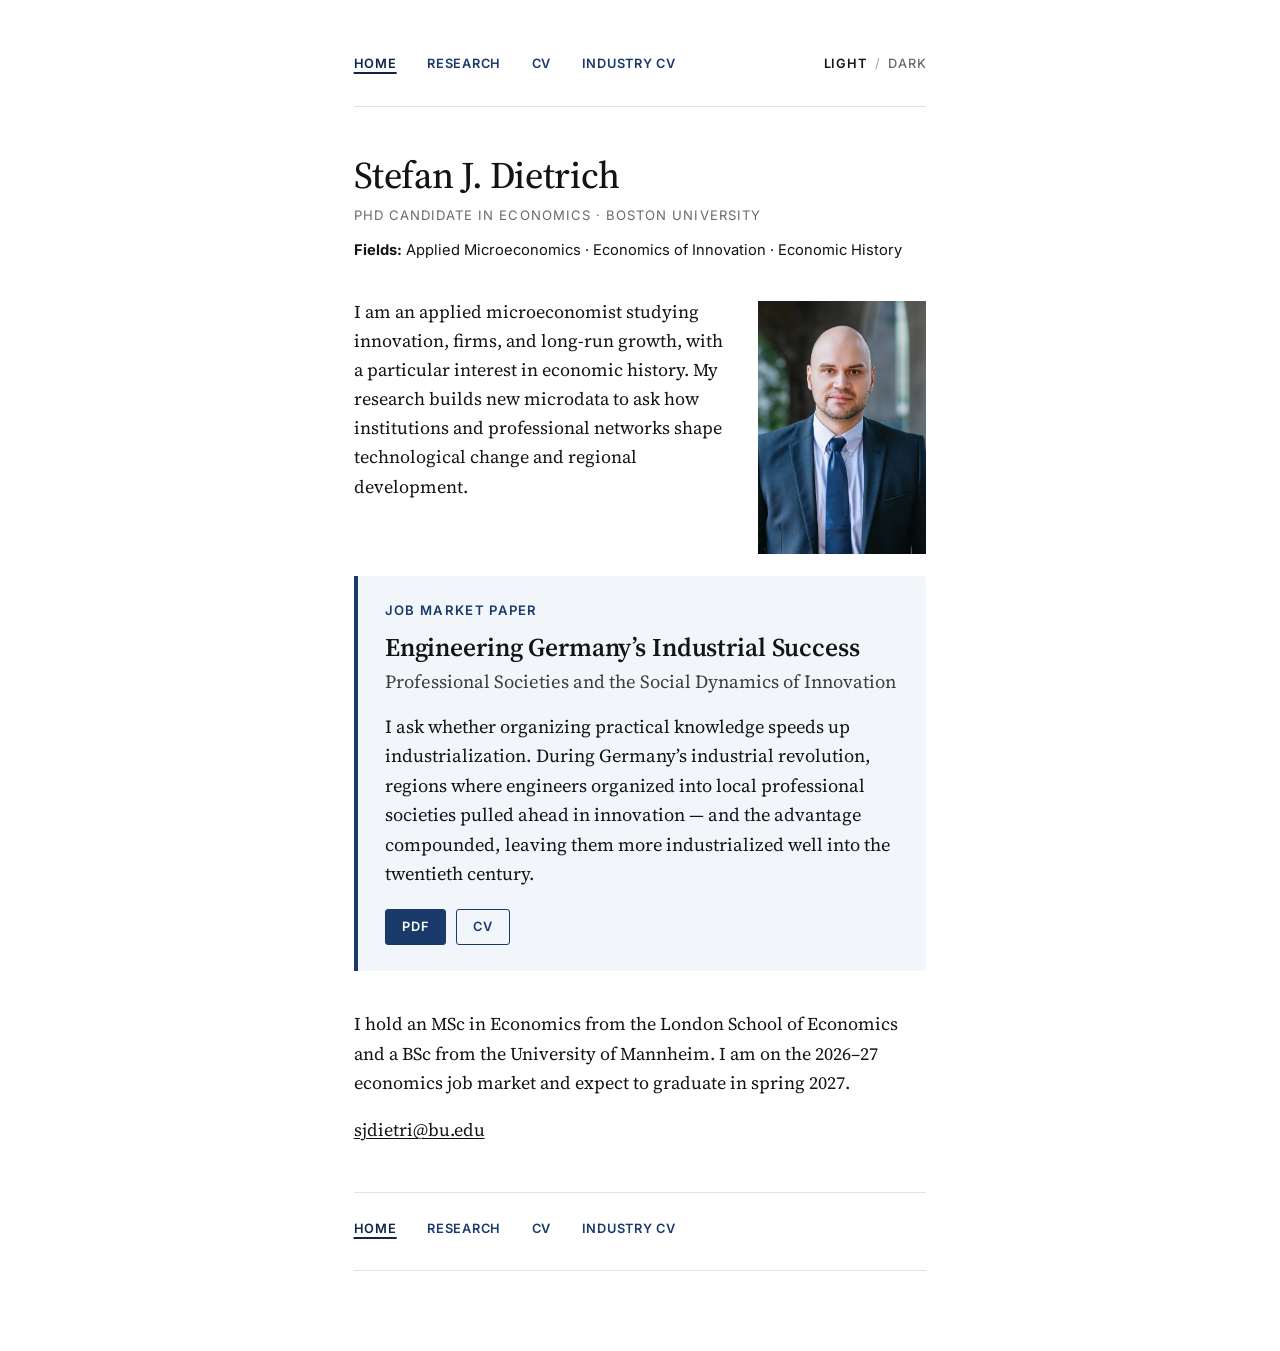
<file: index.html>
<!DOCTYPE html>
<html lang="en">
<head>
<meta charset="utf-8">
<meta name="viewport" content="width=device-width, initial-scale=1">
<meta name="darkreader-lock">
<title>Stefan J. Dietrich</title>
<meta name="description" content="Stefan J. Dietrich — PhD Candidate in Economics, Boston University. Applied microeconomics, economics of innovation, economic history.">
<script src="theme.js"></script>
<link rel="stylesheet" href="style.css">
</head>
<body>
<div class="wrap">

  <nav>
    <a href="index.html" aria-current="page">Home</a>
    <a href="research.html">Research</a>
    <a href="assets/docs/cv.pdf" target="_blank" rel="noopener">CV</a>
    <a href="assets/docs/cv_industry.pdf" target="_blank" rel="noopener">Industry CV</a>
    <div class="theme-toggle" role="group" aria-label="Color theme">
      <button type="button" data-theme-set="light" aria-pressed="true">Light</button>
      <span class="sep" aria-hidden="true">/</span>
      <button type="button" data-theme-set="dark" aria-pressed="false">Dark</button>
    </div>
  </nav>

  <h1>Stefan J. Dietrich</h1>
  <p class="subtitle"><span class="nowrap">PhD Candidate in Economics &middot;</span> <span class="nowrap">Boston University</span></p>
  <p class="fields-line"><strong>Fields:</strong> <span class="nowrap">Applied Microeconomics &middot;</span> <span class="nowrap">Economics of Innovation &middot;</span> <span class="nowrap">Economic History</span></p>

  <img class="headshot" src="assets/images/mainpic1.jpg" alt="Stefan J. Dietrich" width="800" height="1200">

  <p>I am an applied microeconomist studying innovation, firms, and long-run
  growth, with a particular interest in economic history. My research builds new
  microdata to ask how institutions and professional networks shape technological
  change and regional development.</p>

  <section class="jmp-block" aria-labelledby="jmp-title">
    <p class="jmp-label">Job Market Paper</p>
    <h2 class="jmp-title" id="jmp-title">Engineering Germany&rsquo;s Industrial Success</h2>
    <p class="jmp-sub">Professional Societies and the Social Dynamics of Innovation</p>
    <p class="jmp-summary">I ask whether organizing practical knowledge speeds up industrialization.
    During Germany&rsquo;s industrial revolution, regions where engineers
    organized into local professional societies pulled ahead in innovation
    &mdash; and the advantage compounded, leaving them more industrialized well
    into the twentieth century.</p>
    <p class="links">
      <a class="primary" href="assets/papers/Engineering_Society_jmp_StefanDietrich.pdf" target="_blank" rel="nofollow noopener">PDF</a>
      <a href="assets/docs/cv.pdf" target="_blank" rel="noopener">CV</a>
    </p>
  </section>

  <p>I hold an MSc in Economics from the London School of Economics and a BSc from
  the University of Mannheim. I am on the 2026&ndash;27 economics job market and
  expect to graduate in spring 2027.</p>

  <p class="contact-line"><a href="mailto:sjdietri@bu.edu">sjdietri@bu.edu</a></p>

  <nav class="footer-nav">
    <a href="index.html" aria-current="page">Home</a>
    <a href="research.html">Research</a>
    <a href="assets/docs/cv.pdf" target="_blank" rel="noopener">CV</a>
    <a href="assets/docs/cv_industry.pdf" target="_blank" rel="noopener">Industry CV</a>
  </nav>

</div>
</body>
</html>
</file>
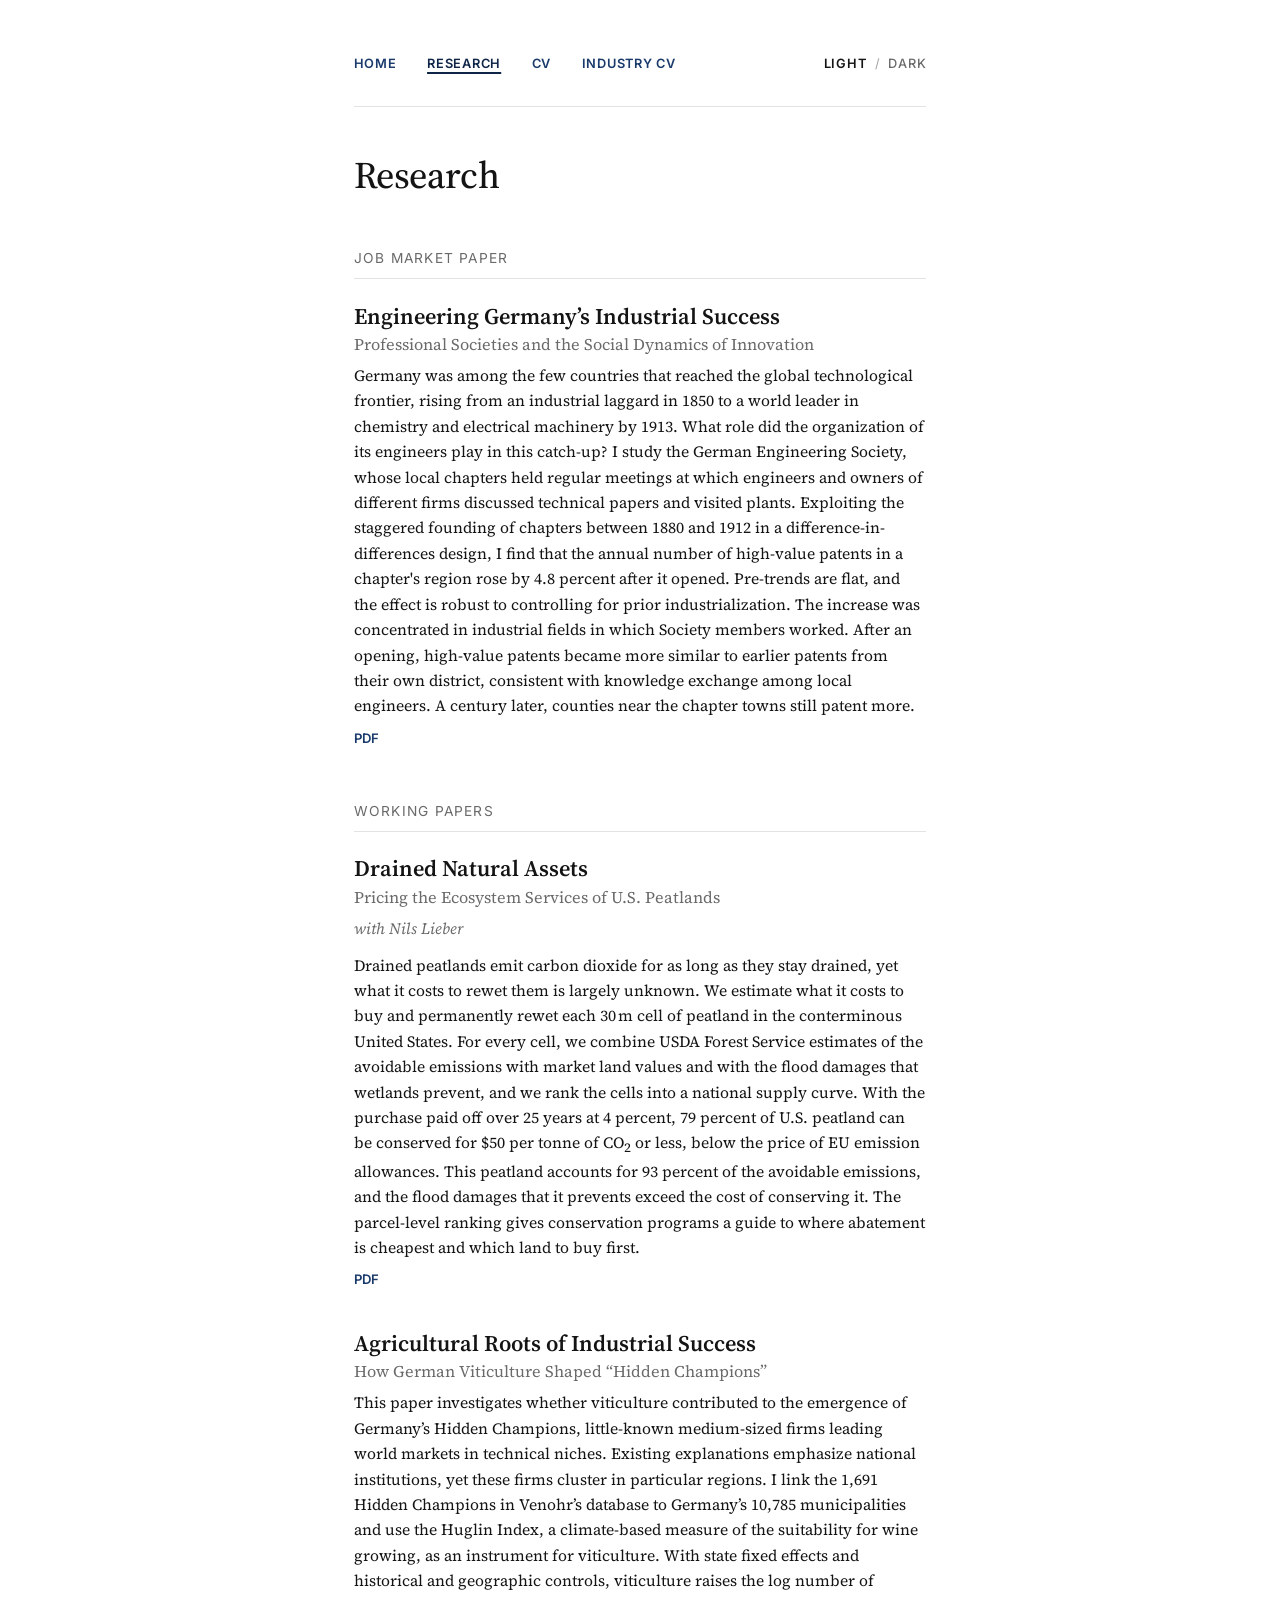
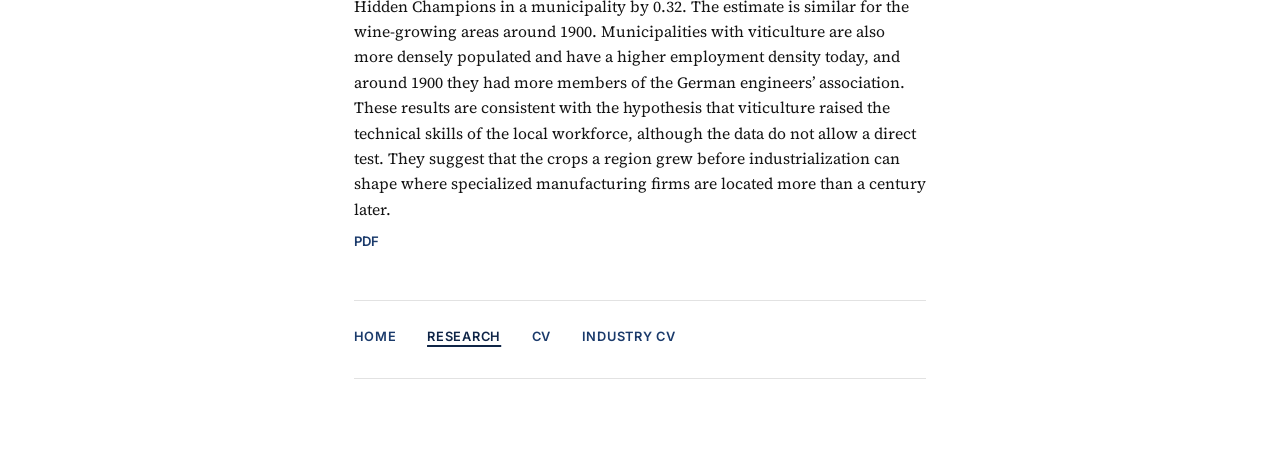
<file: research.html>
<!DOCTYPE html>
<html lang="en">
<head>
<meta charset="utf-8">
<meta name="viewport" content="width=device-width, initial-scale=1">
<meta name="darkreader-lock">
<title>Stefan J. Dietrich — Research</title>
<meta name="description" content="Research by Stefan Dietrich, PhD Candidate in Economics, Boston University.">
<script src="theme.js"></script>
<link rel="stylesheet" href="style.css">
</head>
<body>
<div class="wrap">

  <nav>
    <a href="index.html">Home</a>
    <a href="research.html" aria-current="page">Research</a>
    <a href="assets/docs/cv.pdf" target="_blank" rel="noopener">CV</a>
    <a href="assets/docs/cv_industry.pdf" target="_blank" rel="noopener">Industry CV</a>
    <div class="theme-toggle" role="group" aria-label="Color theme">
      <button type="button" data-theme-set="light" aria-pressed="true">Light</button>
      <span class="sep" aria-hidden="true">/</span>
      <button type="button" data-theme-set="dark" aria-pressed="false">Dark</button>
    </div>
  </nav>

  <h1>Research</h1>

  <p class="section-label">Job Market Paper</p>

  <div class="paper">
    <h3>Engineering Germany&rsquo;s Industrial Success</h3>
    <p class="paper-sub">Professional Societies and the Social Dynamics of Innovation</p>
    <p class="abstract">
Germany was among the few countries that reached the global technological frontier, rising from an industrial laggard in 1850 to a world leader in chemistry and electrical machinery by 1913. What role did the organization of its engineers play in this catch-up? I study the German Engineering Society, whose local chapters held regular meetings at which engineers and owners of different firms discussed technical papers and visited plants. Exploiting the staggered founding of chapters between 1880 and 1912 in a difference-in-differences design, I find that the annual number of high-value patents in a chapter's region rose by 4.8 percent after it opened. Pre-trends are flat, and the effect is robust to controlling for prior industrialization. The increase was concentrated in industrial fields in which Society members worked. After an opening, high-value patents became more similar to earlier patents from their own district, consistent with knowledge exchange among local engineers. A century later, counties near the chapter towns still patent more.</p>
    <p class="links">
      <a href="assets/papers/Engineering_Society_jmp_StefanDietrich.pdf" target="_blank" rel="nofollow noopener">PDF</a>
    </p>
  </div>

  <p class="section-label">Working Papers</p>

  <div class="paper">
    <h3>Drained Natural Assets</h3>
    <p class="paper-sub">Pricing the Ecosystem Services of U.S. Peatlands</p>
    <p class="coauthors">with Nils Lieber</p>
    <p class="abstract">
      Drained peatlands emit carbon dioxide for as long as they stay drained, yet
      what it costs to rewet them is largely unknown. We estimate what it costs to
      buy and permanently rewet each 30&thinsp;m cell of peatland in the
      conterminous United States. For every cell, we combine USDA Forest Service
      estimates of the avoidable emissions with market land values and with the
      flood damages that wetlands prevent, and we rank the cells into a national
      supply curve. With the purchase paid off over 25 years at 4 percent,
      79 percent of U.S. peatland can be conserved for $50 per tonne of
      CO<sub>2</sub> or less, below the price of EU emission allowances. This
      peatland accounts for 93 percent of the avoidable emissions, and the flood
      damages that it prevents exceed the cost of conserving it. The parcel-level
      ranking gives conservation programs a guide to where abatement is cheapest
      and which land to buy first.
    </p>
    <p class="links">
      <a href="assets/papers/peatland_chapter_StefanDietrich_NilsLieber.pdf" target="_blank" rel="nofollow noopener">PDF</a>
    </p>
  </div>

  <div class="paper">
    <h3>Agricultural Roots of Industrial Success</h3>
    <p class="paper-sub">How German Viticulture Shaped &ldquo;Hidden Champions&rdquo;</p>
    <p class="abstract">
      This paper investigates whether viticulture contributed to the emergence of
      Germany&rsquo;s Hidden Champions, little-known medium-sized firms leading
      world markets in technical niches. Existing explanations emphasize national
      institutions, yet these firms cluster in particular regions. I link the
      1,691 Hidden Champions in Venohr&rsquo;s database to Germany&rsquo;s 10,785
      municipalities and use the Huglin Index, a climate-based measure of the
      suitability for wine growing, as an instrument for viticulture. With state
      fixed effects and historical and geographic controls, viticulture raises
      the log number of Hidden Champions in a municipality by 0.32. The estimate
      is similar for the wine-growing areas around 1900. Municipalities with
      viticulture are also more densely populated and have a higher employment
      density today, and around 1900 they had more members of the German
      engineers&rsquo; association. These results are consistent with the
      hypothesis that viticulture raised the technical skills of the local
      workforce, although the data do not allow a direct test. They suggest that
      the crops a region grew before industrialization can shape where
      specialized manufacturing firms are located more than a century later.
    </p>
    <p class="links">
      <a href="assets/papers/HiddenChampions_chapter_StefanDietrich.pdf" target="_blank" rel="nofollow noopener">PDF</a>
    </p>
  </div>

  <nav class="footer-nav">
    <a href="index.html">Home</a>
    <a href="research.html" aria-current="page">Research</a>
    <a href="assets/docs/cv.pdf" target="_blank" rel="noopener">CV</a>
    <a href="assets/docs/cv_industry.pdf" target="_blank" rel="noopener">Industry CV</a>
  </nav>

</div>
</body>
</html>
</file>
<file: style.css>
/* Stefan J. Dietrich — personal site
   Minimal, two themes: light (default) and dark (visitor's choice, via theme.js).
   Serif for text, sans for labels. One accent colour for everything clickable. */

@import url('https://fonts.googleapis.com/css2?family=Source+Serif+4:opsz,wght@8..60,400;8..60,500;8..60,600&family=Inter:wght@400;500;600&display=swap');

:root {
  --ink:           #141414;
  --sub:           #3d3d3d;
  --muted:         #6a6a6a;
  --rule:          #e2e2e2;
  --bg:            #ffffff;
  --accent:        #1a3a6b;
  --accent-strong: #0f2547;
  --card-bg:       #f2f5fa;
  --serif: "Source Serif 4", Georgia, "Times New Roman", serif;
  --sans:  "Inter", system-ui, -apple-system, "Segoe UI", sans-serif;
  --measure: 39rem;
  color-scheme: light;
}

/* dark: off-white on near-black (never pure white on pure black), accent lightened to stay legible */
:root[data-theme="dark"] {
  --ink:           #e7e6e2;
  --sub:           #c4c3be;
  --muted:         #9c9c98;
  --rule:          #2d3036;
  --bg:            #131518;
  --accent:        #9fbde6;
  --accent-strong: #c7daf3;
  --card-bg:       #1a212c;
  color-scheme: dark;
}

* { box-sizing: border-box; }

html { -webkit-text-size-adjust: 100%; font-size: 16px; }

/* auto-scale on wide screens: ~112% beyond 1840px, ~131% beyond 2320px, ~150% beyond 3200px */
@media (min-width: 115em) { html { font-size: 18px; } }
@media (min-width: 145em) { html { font-size: 21px; } }
@media (min-width: 200em) { html { font-size: 24px; } }

body {
  margin: 0;
  background: var(--bg);
  color: var(--ink);
  font-family: var(--serif);
  font-size: 1.125rem;
  line-height: 1.62;
  font-weight: 400;
  -webkit-font-smoothing: antialiased;
  text-rendering: optimizeLegibility;
  transition: background-color 0.2s ease, color 0.2s ease;
}

.wrap {
  max-width: var(--measure);
  margin: 0 auto;
  padding: 3.4rem 1.6rem 5rem;
}

/* ---- top navigation ---- */
nav {
  display: flex;
  flex-wrap: wrap;
  align-items: baseline;
  gap: 0.6rem 1.9rem;
  font-family: var(--sans);
  font-size: 0.8rem;
  letter-spacing: 0.06em;
  text-transform: uppercase;
  padding-bottom: 1.9rem;
  margin-bottom: 3rem;
  border-bottom: 1px solid var(--rule);
}
nav a { color: var(--accent); font-weight: 600; text-decoration: none; }
nav a:hover { color: var(--accent-strong); text-decoration: underline; text-underline-offset: 3px; }
nav a[aria-current="page"] { color: var(--accent-strong); text-decoration: underline; text-underline-offset: 4px; text-decoration-thickness: 2px; }

/* ---- light / dark toggle: right end of the nav line ---- */
.theme-toggle {
  margin-left: auto;
  display: flex;
  align-items: baseline;
  white-space: nowrap;
}
html:not([data-theme]) .theme-toggle { display: none; }   /* hidden if JavaScript is off */
.theme-toggle button {
  font: inherit;
  letter-spacing: inherit;
  text-transform: inherit;
  background: none;
  border: 0;
  padding: 0;
  margin: 0;
  cursor: pointer;
  color: var(--muted);
  font-weight: 500;
}
.theme-toggle button:hover { color: var(--accent); }
.theme-toggle button[aria-pressed="true"] { color: var(--ink); font-weight: 600; cursor: default; }
.theme-toggle .sep { color: var(--muted); margin: 0 0.5rem; opacity: 0.6; }

/* ---- header block ---- */
h1 {
  font-weight: 500;
  font-size: 2.35rem;
  line-height: 1.1;
  letter-spacing: -0.01em;
  margin: 0 0 0.55rem;
}
.subtitle {
  font-family: var(--sans);
  font-size: 0.82rem;
  letter-spacing: 0.08em;
  text-transform: uppercase;
  color: var(--muted);
  margin: 0 0 2.4rem;
}

/* ---- headshot: floats beside the name/intro block ---- */
.headshot {
  width: 10.5rem;
  height: auto;
  float: right;
  margin: 0.3rem 0 1.4rem 1.9rem;
}

/* ---- home page ---- */
.fields-line {
  font-family: var(--sans);
  font-size: 0.92rem;
  line-height: 1.55;
  color: var(--ink);
  margin: -1.6rem 0 2.2rem;
}

/* job market paper: the one block on the page meant to stand out */
.jmp-block {
  clear: both;
  background: var(--card-bg);
  border-left: 4px solid var(--accent);
  border-radius: 0 4px 4px 0;
  padding: 1.5rem 1.7rem 1.6rem;
  margin: 2.4rem 0 2.4rem;
}
.jmp-label {
  font-family: var(--sans);
  font-size: 0.82rem;
  font-weight: 600;
  letter-spacing: 0.1em;
  text-transform: uppercase;
  color: var(--accent);
  margin: 0 0 0.7rem;
}
.jmp-title {
  font-family: var(--serif);
  font-weight: 600;
  font-size: 1.6rem;
  line-height: 1.2;
  letter-spacing: -0.005em;
  color: var(--ink);
  margin: 0 0 0.35rem;
}
.jmp-sub {
  font-size: 1.16rem;
  line-height: 1.38;
  color: var(--sub);
  margin: 0 0 1.1rem;
}
.jmp-summary {
  font-size: 1.15rem;
  line-height: 1.6;
  margin: 0 0 1.3rem;
}
.jmp-block .links {
  display: flex;
  flex-wrap: wrap;
  gap: 0.6rem;
  margin: 0;
}
.jmp-block .links a {
  font-family: var(--sans);
  font-size: 0.8rem;
  font-weight: 600;
  letter-spacing: 0.07em;
  text-transform: uppercase;
  text-decoration: none;
  color: var(--accent);
  border: 1.5px solid var(--accent);
  border-radius: 3px;
  padding: 0.42rem 1rem;
  transition: background-color 0.15s ease, color 0.15s ease;
}
.jmp-block .links a:hover { background: var(--accent); color: var(--bg); }
.jmp-block .links a.primary { background: var(--accent); color: var(--bg); }
.jmp-block .links a.primary:hover { background: var(--accent-strong); border-color: var(--accent-strong); }

.nowrap { white-space: nowrap; }
.contact-line .dot { margin: 0 0.25rem; color: var(--muted); }
.contact-line a { white-space: nowrap; }

/* ---- body text ---- */
p { margin: 0 0 1.15rem; }
a { color: var(--ink); text-decoration: underline; text-underline-offset: 2px; text-decoration-thickness: 0.5px; }
a:hover { color: var(--muted); }

/* ---- research page ---- */
.section-label {
  font-family: var(--sans);
  font-size: 0.86rem;
  letter-spacing: 0.09em;
  text-transform: uppercase;
  color: var(--muted);
  margin: 3.2rem 0 1.4rem;
  padding-bottom: 0.55rem;
  border-bottom: 1px solid var(--rule);
}
.paper { margin: 0 0 2.4rem; }
.paper h3 {
  font-weight: 600;
  font-size: 1.4rem;
  line-height: 1.3;
  margin: 0 0 0.15rem;
}
.paper .paper-sub {
  color: var(--muted);
  font-size: 1.02rem;
  line-height: 1.35;
  margin: 0 0 0.5rem;
}
.paper .coauthors { color: var(--muted); font-style: italic; margin: 0 0 0.7rem; font-size: 0.98rem; }
.paper .abstract  { color: var(--ink); font-size: 0.98rem; margin: 0 0 0.55rem; }
.paper .links     { font-family: var(--sans); font-size: 0.82rem; letter-spacing: 0.02em; }
.paper .links a   { color: var(--accent); font-weight: 600; text-decoration: none; margin-right: 1.2rem; }
.paper .links a:hover { color: var(--accent-strong); text-decoration: underline; text-underline-offset: 2px; }

.footer-nav {
  margin-top: 3rem;
  padding-top: 1.6rem;
  border-top: 1px solid var(--rule);
  margin-bottom: 0;
}

/* ---- responsive ---- */
@media (max-width: 40rem) {
  .headshot {
    float: none;
    display: block;
    margin: 0 auto 1.8rem;
    width: 13rem;
    height: auto;
  }
}

@media (max-width: 30rem) {
  body { font-size: 17px; }
  .wrap { padding: 2.4rem 1.3rem 3.5rem; }
  h1 { font-size: 2rem; }
  nav { gap: 0.6rem 1.3rem; }
  .jmp-block { padding: 1.2rem 1.15rem 1.3rem; }
  .jmp-title { font-size: 1.38rem; }
  .jmp-sub, .jmp-summary { font-size: 1.06rem; }
}

@media (prefers-reduced-motion: reduce) {
  * { animation: none !important; transition: none !important; }
}

@media print {
  .theme-toggle { display: none; }
}

a:focus-visible, nav a:focus-visible, .theme-toggle button:focus-visible {
  outline: 2px solid var(--ink);
  outline-offset: 3px;
}
</file>
